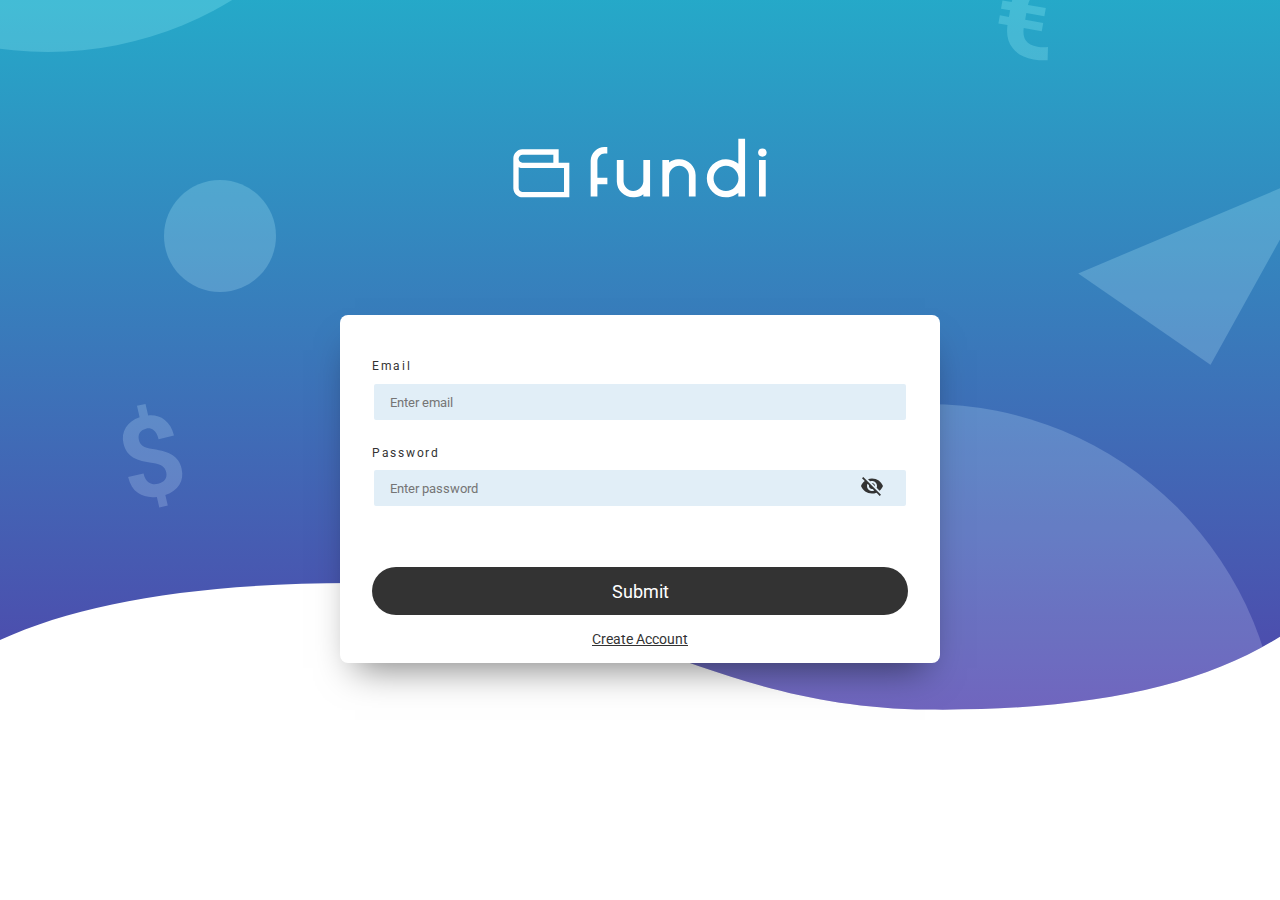
<file: index.html>
<!DOCTYPE html>
<html lang="en">
  <head>
    <meta charset="UTF-8" />
    <meta name="viewport" content="width=device-width, initial-scale=1.0" />
    <title>Fundi</title>
    <link rel="stylesheet" href="./css.css" />
    <link
      href="https://fonts.googleapis.com/css2?family=Roboto&display=swap"
      rel="stylesheet"
    />
    <script src="js/app.js"></script>
  </head>
  <body onload="buildBudgetData()">
    <div class="main-container">
      <div class="logo">
        <img src="Assets/loginbg.svg" class="BG-mobile" />
        <img src="Assets/bg-tablet.svg" class="BG-tablet" />
        <img src="Assets/bg-desktop.svg" class="BG-desktop" />
        <div id="fundiImage">
          <img src="Assets/logomark-white.svg" class="group-2" />
        </div>

      </div>

      <div class="login-container">
        <form action="#" method="POST" id="loginForm" onsubmit="login(event)">
          <label for="email" class="email">Email</label>
          <div id="emailContainer">
            <input
            name="email"
            id="email"
            name="email"
            class="rectangle"
            type="text"
            size="64"
            maxlength="64"
            required="required"
            placeholder="Enter email"
          />
          </div>

          <label for="password" class="password">Password</label>
          <div id="passwordContainer">
            <input
              type="password"
              id="password"
              name="password"
              pattern=".{8,}"
              required="required"
              class="rectangle"
              type="text"
              placeholder="Enter password"
            />
            <div id="visible-yes" onclick="visibility(event)"><img src="Assets/icon-visible-yes.svg"></div>
            <div id="visible-no" onclick="visibility(event)"><img src="Assets/icon-visible-no.svg"></div>

          </div>
          
          <p id="errorMsg" class="error" style="display:none;">Email or password was incorrect</p><br>
          <input type="submit" type="submit" class="submit" onclick=""></input>
          <a class="create-account" href="http://www.google.com"
            >Create Account</a
          >
        </form>
      </div>
    </div>
  </body>
</html>
</file>
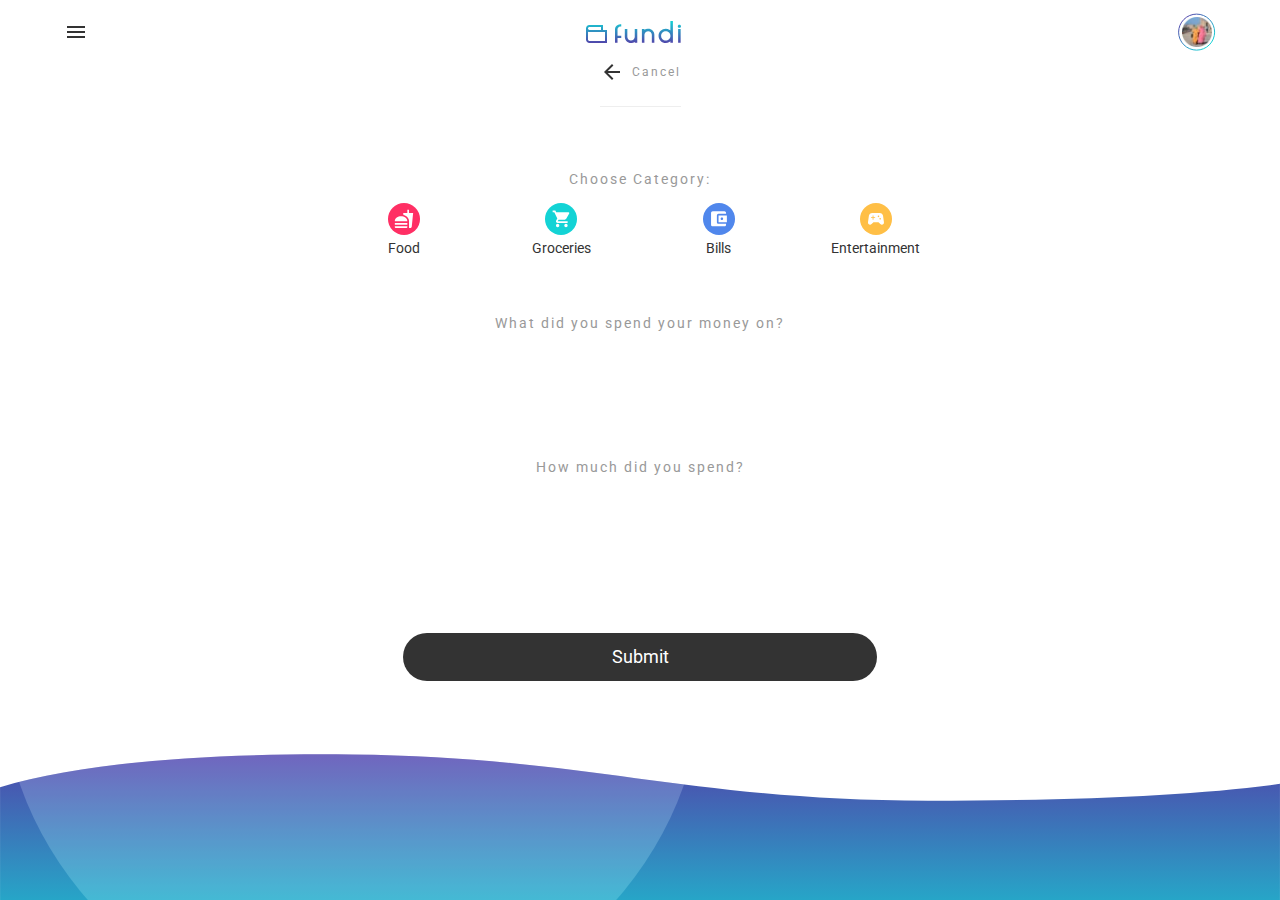
<file: addtransactionpage.html>
<!DOCTYPE html>
<html lang="en">
  <head>
    <meta charset="UTF-8" />
    <meta name="viewport" content="width=device-width, initial-scale=1.0" />
    <link rel="stylesheet" href="css/addtransactioncss.css" />
    <link
      href="https://fonts.googleapis.com/css2?family=Roboto:wght@400;700&display=swap"
      rel="stylesheet"
    />
    <script src="./js/app.js"></script>
    <title>Add Transaction</title>
  </head>
  <body onload="loadCategory()">
    <div id="transactionPageWrapper">
      <div id="navBar">
        <img src="Assets/icon-menu.svg" />
        <img src="Assets/logomark-gradient.svg" />
        <img src="Assets/profilepic.svg" height="38px" width="38px" />
      </div>
      <div id="topNav">
        <img src="Assets/icon-back.svg" alt="go back" id="iconBack" />
        <a href="dashboard.html" id="cancel">Cancel</a>
      </div>

      <form>
        <label id="chooseCategoryTitle">Choose Category:</label>
        <div id="rowsOfButtons" onload="loadCategory()">
          
        </div>

        <div id="addTransactionForm">
          <label id="moneySpentOnTitle"
            >What did you spend your money on?</label
          >
          <input
            type="text"
            id="spentMoneyOn"
            name="inputSpentMoneyOn"
            placeholder=""
            class="textSize"
            maxlength="16"
            autofocus
          />

          <label id="amountSpentTitle">How much did you spend?</label>
          <input
            type="number"
            id="amountSpent"
            name="amountSpentNumber"
            placeholder=""
            class="textSize"
          />

          <div id="submitButtonContainer">
            <input
              type="submit"
              id="submitButtonTransaction"
              name="selectCategory"
              class="submitButton"
              onclick="submitData();"
            />
          </div>
        </div>
      </form>

      <img src="Assets/bg.svg" class="BG" />
    </div>
  </body>
</html>
</file>
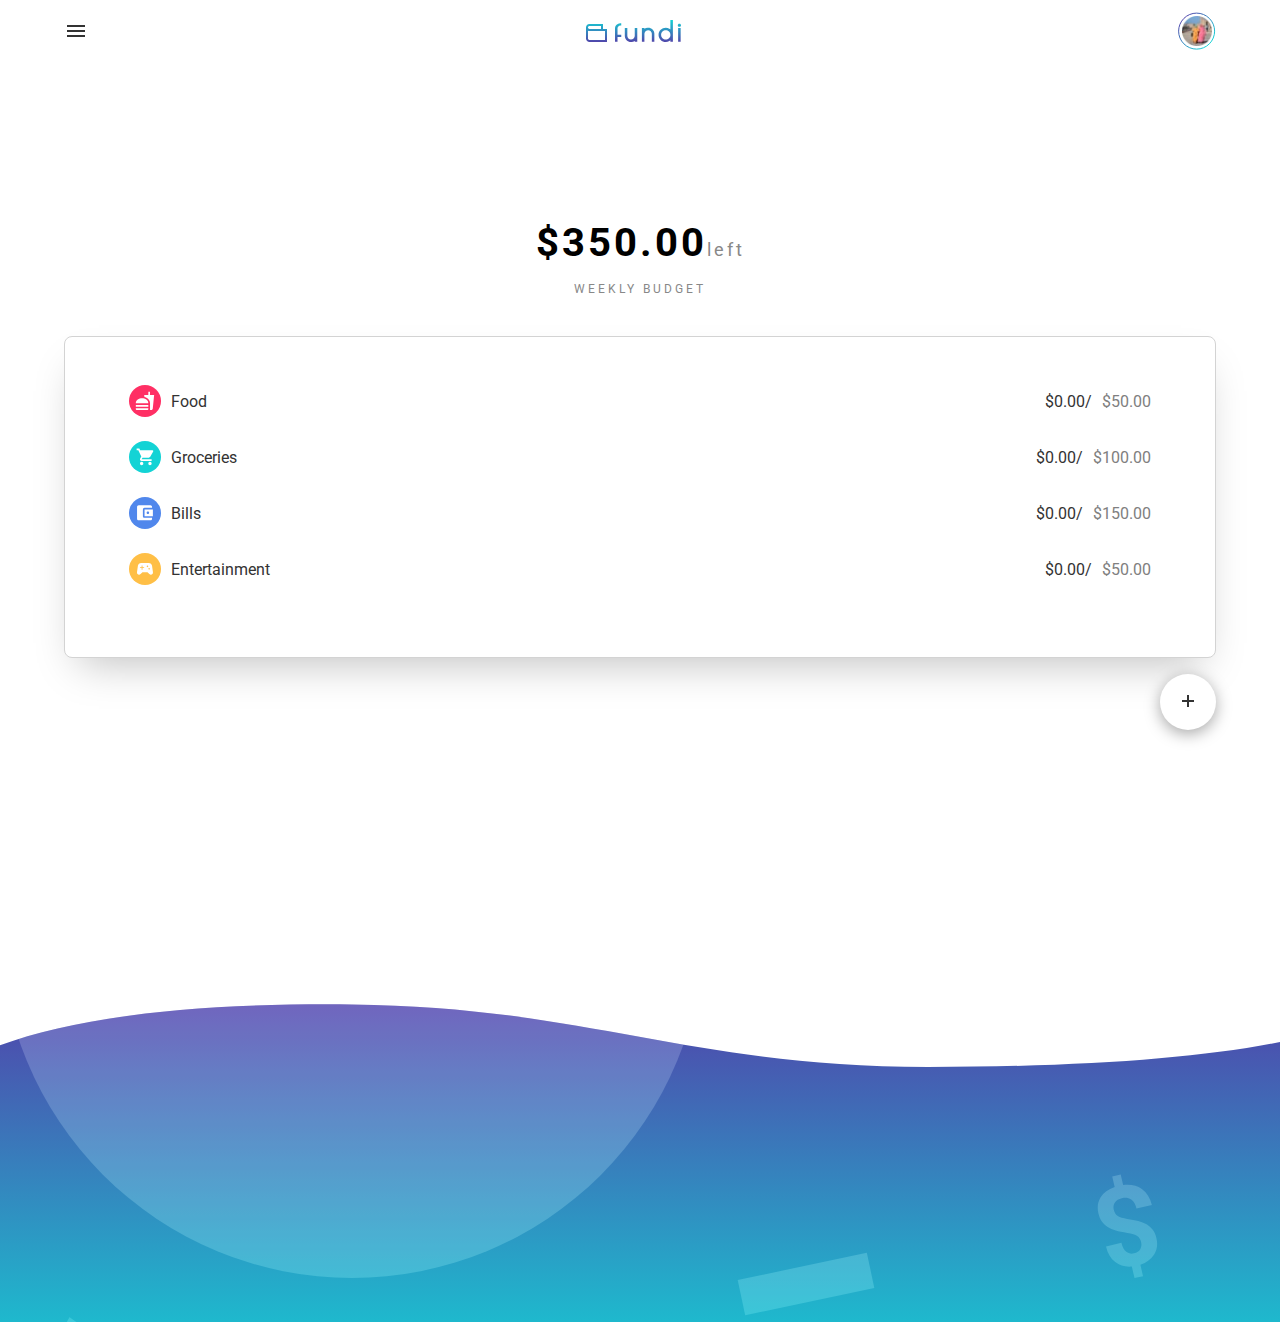
<file: dashboard.html>
<!DOCTYPE html>
<html lang="en">
  <head>
    <meta charset="UTF-8" />
    <meta name="viewport" content="width=device-width, initial-scale=1.0" />
    <title>Fundi</title>
    <link rel="stylesheet" href="./css-2.css" />
    <link
      href="https://fonts.googleapis.com/css2?family=Roboto&display=swap"
      rel="stylesheet"
    />
    <script src="./js/app.js"></script>
  </head>

  <body onload="buildHtml()">
    <div id="pageWrapper">
      <div class="main-container2">
        <div id="navBar">
          <img src="Assets/icon-menu.svg" />
          <img src="Assets/logomark-gradient.svg" />
          <img src="Assets/profilepic.svg" height="38px" width="38px" />
        </div>
        <div class="budget">
          <span class="number" id="totalBudgetAvailable"></span>left
        </div>
        <h4 class="budget-text">WEEKLY BUDGET</h4>
        <div class="categories" id="categories">
          <div id="donutContainer">
            <canvas id="myCanvas"></canvas>
          </div>
        </div>
        <div id="buttonContainer">
          <form action="addtransactionpage.html">
            <button id="addButton"><img src="Assets/icon-add.svg" /></button>
          </form>
        </div>
        <div class="footer">
          <img src="Assets/bg-copy.svg" class="BG" />
        </div>
      </div>
      <div class="dark-overlay">
        <div class="modal">
            <h2 id="remove-header">Edit Budget?</h2>
            <div id="remove-underline"></div>
            <p id="remove-copy">What would you like your new budget to be?</p>
            <form id="editBudgetForm">
              <input
                id="budgetAmount"
                name="budgetAmount"
                class="textSize"
              />
              <div id="remove-separator"></div>
              <button class="modalButton" id="submit-new-budget">Submit</button>  
            </form>
            <button class="modalButton" id="cancel-new-budget">Cancel</button>
        </div>
    </div>
    </div>
  </body>
</html>
</file>
<file: css.css>
*,
*:before,
*:after {
  font-family: "Roboto", sans-serif;
  box-sizing: border-box;
  font-weight: 400;
}

body {
  margin: 0px;
}

.main-container {
  position: relative;
  height: 100vh;
}

.BG-mobile {
  width: 100%;
  margin-bottom: 24px;
}

.BG-tablet {
  display: none;
  width: 100%;
}

.BG-desktop {
  display: none;
  width: 100%;
}

#fundiImage {
  position: fixed;
  top: 136px;
  width: 100%;
  display: flex;
}

.group-2 {
  height: 40px;
  margin: auto;
}

.login-container {
  width: 100%;
  padding: 0px 32px;
}

.email {
  font-size: 12px;
  letter-spacing: 1.71px;
  color: #333333;
}

.password {
  font-size: 12px;
  letter-spacing: 1.71px;
  color: #333333;
  display: block;
  margin-top: 16px;
}

.rectangle {
  width: 100%;
  height: 40px;
  border-radius: 4px;
  border-style: none;
  margin-top: 8px;
  margin-bottom: 8px;
  background-color: rgba(135, 188, 222, 0.25);
  border: solid 2px white;
  padding-left: 16px;
}

.rectangle:hover {
  border: solid 2px rgb(80, 135, 236);
  transition: 0.3s;
}

#passwordContainer {
  position: relative;
}

#visible-yes,
#visible-no {
  position: absolute;
  right: 24px;
  top: 50%;
  transform: translateY(-50%);
}

#visible-yes {
  display: none;
}

#errorMsg {
  display: none;
  display: flex;
  justify-content: center;
  color: #ff2f64;
  text-align: center;
  margin: 16px 0px 0px 0px;
}

.submit {
  width: 100%;
  height: 48px;
  border-radius: 100px;
  font-size: 18px;
  background-color: #333;
  color: white;
  border-style: none;
  margin: 32px 0px 16px 0px;
  outline: none;
}

.submit:hover {
  background-color: rgb(80, 135, 236);
}

.create-account {
  display: flex;
  justify-content: center;
  font-size: 14px;
  color: #333333;
}

a:hover {
  color: #5087ec;
}

@media screen and (min-width: 678px) {
  .BG-mobile {
    display: none;
    width: 100%;
    margin-bottom: 24px;
  }

  .BG-tablet {
    display: block;
    width: 100%;
  }

  .BG-desktop {
    display: none;
    width: 100%;
  }

  .group-2 {
    height: 64px;
  }

  .login-container {
    width: 600px;
    padding: 40px 32px 16px 32px;
    border-radius: 8px;
    box-shadow: 0 20px 35px -15px rgba(0, 0, 0, 0.5);
    background-color: white;
    position: absolute;
    top: 35%;
    transform: translateY(-35%);
    left: 50%;
    transform: translateX(-50%);
  }
}

@media screen and (min-width: 1024px) {
  .BG-mobile {
    display: none;
    width: 100%;
    margin-bottom: 24px;
  }

  .BG-tablet {
    display: none;
    width: 100%;
  }

  .BG-desktop {
    display: block;
    position: absolute;
    width: 100%;
    top: -300px;
  }
}
</file>
<file: css/addtransactioncss.css>
*,
*:before,
*:after {
    font-family: 'Roboto', sans-serif;
    box-sizing: border-box;
    font-weight: 400;
}

:root {
    --Charcoal: #333333;
    --off-white: #f4f4f4;
    --Black: #000000;
    --White: #ffffff;
    --gray: #999999;
    --light-gray: #eeeeee;
    --juicy-red: #ff2f64;
    --cloud-blue: #87bcde;
    --sky-blue: #13d3d5;
    --cobalt: #5087ec;
    --green: #1dca7f;
    --royal-purple: #5045ab;
    --yellow: #ffbf46;
  }

  body {
    margin: 0;
    position: relative;
    min-height: 100vh;
  }

  #addTransactionForm {
    padding: 0px 24px;
  }

  @media screen and (min-width: 320px) {
    #navBar {
      display: flex;
      justify-content: space-between;
      top: 0;
      left: 0;
      padding-top: 1%;
      margin-left: 5%;
      margin-right: 5%;
    }

    #topNav {
      display: flex;
      justify-self: center;
      align-items: center;
      margin-left: 5%;
      margin-right: 5%;
      padding-bottom: 1%;
      border-bottom: 1px solid #eeeeee;
      height: 56px;
    }

    #backNav {
      display: flex;
      align-items: center;
    }

    #backNav:hover {
      cursor: pointer;
    }

    .BG {
      display: none;
    }
  }

  @media screen and (min-width: 768px) {
    #transactionPageWrapper {
      padding-bottom: 160px;
    }
    
    .BG {
      display: inline;
      position: absolute;
      bottom: 0;
      width: 100%;
    }
  }

  #cancel {
    font-family: Roboto;
    font-size: 12px;
    text-decoration: inherit;
    letter-spacing: 2px;
    color: var(--gray);
  }

  #iconBack {
    margin-right:8px;
  }

  #chooseCategoryTitle, #moreCategoriesTitle, #setWeeklyBudgetTitle, #amountSpentTitle, #moneySpentOnTitle {
    display: flex;
    justify-content: center;
    font-family: Roboto;
    font-size: 11px;
    font-weight: normal;
    font-stretch: normal;
    font-style: normal;
    line-height: normal;
    letter-spacing: 2px;
    text-align: center;
    color: var(--gray);
    padding-top: 10%;
    padding-bottom: 16px;
    font-size: 14px;
  }

  form {
    display: flex;
    flex-direction: column;
    justify-content: center;
    /* background-color: lightblue; */
  }

  @media screen and (min-width: 768px) {
  form {
    margin-left: 25%;
    margin-right: 25%;
  }
  }

  label {
    font-family: Roboto;
    font-size: 14px;
    font-weight: normal;
    font-stretch: normal;
    font-style: normal;
    line-height: normal;
    letter-spacing: normal;
    text-align: center;
    color: var(--Charcoal);
    padding-top: 5px;
  }

  #rowsOfButtons, #rowsOfButtons2 {
    display: flex;
    flex-direction: row;
    justify-content: space-between;
    margin-left: 10%;
    margin-right: 10%;
  }



  .row {
    width: 40px;
    display: flex;
    justify-content: center;
    align-items: center;
    flex-wrap: wrap;
  }

  #food, #groceries, #bills, #entertainment, #clothing, #pet, #transport, #other {
    height: 32px;
  }

  .categorylist {
    height: 32px;
  }

  .disabledImage{
    cursor: not-allowed; 
  }

  .activeCategoryImage:hover{
    transform: scale(1.2);

  }

  #setWeeklyBudget {
    display: flex;
    flex-direction: column;
  }

  #buttonContainer {
    display: flex;
    justify-content: center;
    padding-top: 2%;
  }

  button {
    width: 32px;
    height: 32px;
    border-radius: 28px;
    border: solid 1px #cccccc;
    background-color: var(--White);
    outline: none;
    justify-self: center;
  }

  button:first-child {
    display: flex;
    justify-content: center;
    align-items: center;
  }

  button:active {
    border: 3px solid #cccccc;
  }

  #submitButtonContainer {
    display: flex;
    justify-content: center;
  }

  .submitButton {
    width: 80%;
    height: 48px;
    border-radius: 24px;
    background-color: var(--Charcoal);
    font-family: Roboto;
    font-size: 18px;
    font-weight: normal;
    font-stretch: normal;
    font-style: normal;
    line-height: normal;
    letter-spacing: normal;
    text-align: center;
    color: var(--White);
    margin-top: 15%;
    margin-bottom: 10%;
  }

  .submitButton:hover {
    background-color: var(--cobalt);
    cursor: pointer;
  }


  input {
    border: none;
    display: flex;
    justify-content: center;
    text-align: center;
    outline: none;
    width: 100%;
  }

  .textSize {
    border: solid 2px white;
    font-size: 40px;
    font-weight: bold;
    text-align: center;
    color: var(--Charcoal);
    border-radius: 8px;
  }

  .textSize:hover {
    border: solid 2px var(--cobalt);

  }

  /* Chrome, Safari, Edge, Opera */
    input::-webkit-outer-spin-button,
    input::-webkit-inner-spin-button {
    -webkit-appearance: none;
    margin: 0;
    }

/* Firefox */
    input[type=number] {
    -moz-appearance: textfield;
    }
</file>
<file: css-2.css>
*,
*:before,
*:after {
    font-family: 'Roboto', sans-serif;
    box-sizing: border-box;
}

body {
  margin: 0;
  width: 100vw;
  overflow-x: hidden;
  position: relative;
}

#myCanvas, #donutContainer {
  display: none;
}

/* Media Queries */
/* 320px */
@media screen and (min-width: 320px) {
  .main-container2 {
    display: flex;
    flex-direction: column;
    margin: auto;
    height: 100%;
    width: 90%;
    bottom: 0;
  }

  #buttonContainer {
    width: 100%;
    height: 64px;
    position: relative;
  }

  #addButton {
    width: 56px;
    height: 56px;
    border-radius: 50%;
    border: none;
    background-color: white;
    box-shadow: 0px 4px 16px 0px rgba(0, 0, 0, 0.35);
    position: absolute;
    right: 0px;
    margin-top: 16px;
    outline: none;
  }

  #addButton:hover {
    transform: scale(1.4);
    box-shadow: 0px 8px 30px 0px rgba(80, 135, 236);
    transition: 0.1s;
    cursor: pointer;
  }

  .textSize {
    border: solid 2px white;
    font-size: 40px;
    font-weight: bold;
    text-align: center;
    color: var(--Charcoal);
    border-radius: 8px;
    margin-bottom: 16px;
    width: 100%;
  }

  .textSize:hover {
    border: solid 2px rgba(80, 135, 236);

  }

  .bg2 {
    width: 320px;
    transform: rotate(-360deg);
    position: absolute;
    margin-top: 70px;
  }

  .bg3 {
    display: none;
  }

  .bg4 {
    display: none;
  }

  #navBar {
    display: flex;
    justify-content: space-between;
    top: 0;
    left: 0;
    padding-top: 1%;
    padding-bottom: 13%;
  }

  .menu {
    width: 24px;
    height: 24px;
    object-fit: contain;
    margin-left: 16px;
  }

  .gradient-logo {
    width: 99px;
    height: 24px;
    object-fit: contain;
    margin-left: 65px;
  }

  .profile-pic {
    width: 32px;
    height: 32px;
    margin-left: 60px;
    border-radius: 32px;
  }

  .budget-text {
    font-family: Roboto;
    text-align: center;
    font-family: Roboto;
    font-size: 12px;
    font-weight: normal;
    font-stretch: normal;
    font-style: normal;
    line-height: normal;
    letter-spacing: 3px;
    text-align: center;
    color: #888888;
  }

  .budget {
    margin-top: 20px;
    font-family: Roboto;
    text-align: center;
    font-family: Roboto;
    font-size: 18px;
    font-weight: normal;
    font-stretch: normal;
    font-style: normal;
    line-height: normal;
    letter-spacing: 3px;
    text-align: center;
    color: #888888;
  }

  .categories {
    padding-top: 24px;
    display: flex;
    flex-direction: column;
    width: 100%;
    color: #333333;
  }

  .category {
    padding: 8px 32px;
  }

  .food-cat {
    display: flex;
    align-items: center;
    align-content: center;
    margin-bottom: 8px;
  }

  .food-cat:active,
  .food-cat:hover,
  .groceries-cat:active,
  .groceries-cat:hover,
  .bills-cat:active,
  .bills-cat:hover,
  .entertainment-cat:active,
  .entertainment-cat:hover {
    position: static;
    background-color: #f4f4f4;
    border-radius: 5px;
    align-content: center;
    padding-right: -5%;
  }

  .groceries-cat {
    display: flex;
    align-items: center;
    margin-bottom: 8px;
  }

  .bills-cat {
    display: flex;
    align-items: center;
    margin-bottom: 8px;
  }

  .entertainment-cat {
    display: flex;
    align-items: center;
  }

  .push {
    margin-left: auto;
  }

  .color {
    color: gray;
  }

  .number {
    font-family: Roboto;
    font-weight: bold;
    color: black;
    font-size: 40px;
  }

  #donutContainer {
    /* display: flex; */
    /* justify-content: center; */
    margin: auto;
  }

  #myCanvas {
    margin-bottom: 5%;
  }

  .donut {
    display: flex;
    justify-self: center;
    justify-content: center;
    width: 200px;
    height: 200px;
    border: 1px solid black;
    position: relative;
    border-radius: 200px;
    background-color: #5087ec;
  }

  .icon {
    width: 32px;
    height: 32px;
    margin-right: 10px;
  }

  .donut:before {
    content: "";
    width: 50px;
    height: 50px;
    display: block;
    position: absolute;
    top: 75px;
    left: 75px;
    border: 1px solid black;
    border-radius: 200px;
    background-color: white;
  }

  #pageWrapper {
    display: flex;
    padding-bottom: 35%;
  }

  #pageWrapper:last-child {
    margin-right: 0%;
    margin-left: 0%;
  }

  .BG {
    width: 100%;
    display: inline;
    position: absolute;
    bottom: 0;
    left: 0;
  }

  .dark-overlay {
    height: 100vh;
    width: 100vw;
    padding: 16px;
    background-color: rgba(0, 0, 0, 0.7);
    position: fixed;
    top: 0;
    left: 0;
    display: none;
}

.modal {
    width: 288px;
    padding: 24px;
    border-radius: 8px;
    box-shadow: 0 6px 16px 0 rgba(0, 0, 0, 0.5);
    background-color: white;
    margin: auto;
    position: relative;
    top: 50%;
    transform: translateY(-50%);
}

#remove-header {
    font-size: 22px;
    font-weight: bold;
    margin: 8px 0px;
    color: #333;
}

#remove-underline {
    width: 120px;
    height: 2px;
    background-color: #5087ec;
    margin-bottom: 16px;
}

#remove-copy {
    font-size: 16px;
    color: #333;
    margin-bottom: 32px;
}

#remove-separator {
    width: 100%;
    height: 1px;
    background-color: #999;
    margin-bottom: 24px;
}

.modalButton {
    width: 100%;
    height: 40px;
    font-size: 18px;
    border-radius: 100px;
}

#submit-new-budget {
    margin-bottom: 24px;
    border-style: none;
    background-color: #333;
    color: white;
}

#submit-new-budget:hover {
    background-color: #5087ec;
    cursor: pointer;
}

#cancel-new-budget {
    background-color: white;
    border: solid 2px #333;
    color: #333;
}

#cancel-new-budget:hover {
    background-color: #ff2f64;
    color: white;
    border: none;
    cursor: pointer;
}
}

@media screen and (min-width: 768px) {
  button {
    margin-top: -16px;
  }

  #donutContainer {
    margin-top: 16px;
  }

  .categories {
    display: flex;
    justify-content: center;
    justify-self: center;
    margin-top: 24px;
    width: 100%;
    border-radius: 8px;
    box-shadow: 0 20px 40px -15px rgba(0, 0, 0, 0.25);
    border: solid 1px lightgrey;
    background-color: white;
  }

  .food-cat {
    padding: 8px 32px;
  }

  .groceries-cat {
    padding: 8px 32px;
  }

  .bills-cat {
    padding: 8px 32px;
  }

  .entertainment-cat {
    padding: 8px 32px 32px 32px;
  }

  .push {
    margin-right: 10px;
  }

  .modal {
    width: 440px;
  }
}

@media screen and (min-width: 1024px) {
  .categories {
    padding: 40px 0px;
  }

  .food-cat {
    margin-left: 30%;
    margin-right: 32px;
  }

  .groceries-cat {
    margin-left: 30%;
    margin-right: 32px;
  }

  .bills-cat {
    margin-left: 30%;
    margin-right: 32px;
  }

  .entertainment-cat {
    margin-left: 30%;
    margin-right: 32px;
  }

  #donutContainer {
    position: absolute;
    width: 20%;
    margin-left: 40px;
    margin-top: 15%;
  }

  #myCanvas {
    position: relative;
    margin-bottom: 75%;
    margin-left: 10%;
  }

  .donut {
    width: 250px;
    height: 250px;
    margin-left: 3%;
    border-radius: 200px;
    position: absolute;
    margin-bottom: 5%;
  }

  .header {
    display: flex;
  }

  .profile-pic {
    margin-left: 930px;
  }

  .gradient-logo {
    margin-left: 512px;
  }
}
</file>
